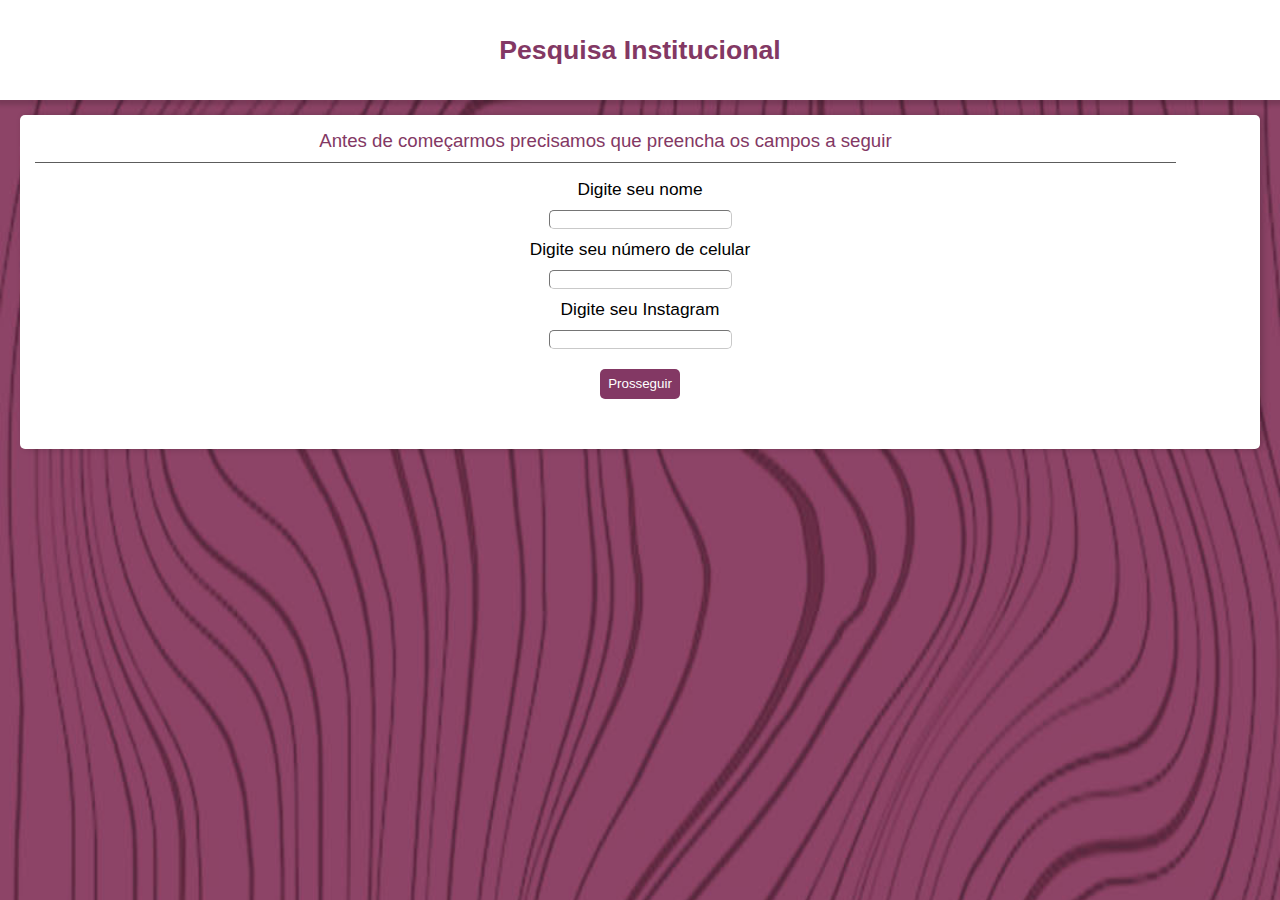
<file: Em andamento/Pedir Numero/index.html>
<!DOCTYPE html>
<html lang="pt-br">
<head>
    <meta charset="UTF-8">
    <meta name="viewport" content="width=device-width, initial-scale=1.0">
    <link rel="stylesheet" href="CSS/style.css">
    <title>Formulário</title>
</head>
<header>
   <!--<div id="seta-voltar" >
        <a href="index.html"><svg xmlns="http://www.w3.org/2000/svg" width="16" height="16" fill="currentColor" class="bi-arrow-left-circle-fill" viewBox="0 0 16 16">
            <path d="M8 0a8 8 0 1 0 0 16A8 8 0 0 0 8 0m3.5 7.5a.5.5 0 0 1 0 1H5.707l2.147 2.146a.5.5 0 0 1-.708.708l-3-3a.5.5 0 0 1 0-.708l3-3a.5.5 0 1 1 .708.708L5.707 7.5z"/>
          </svg>
        </a>
        </div>--> 
    <h1 id="index">Pesquisa Institucional</h1>
</header>
<body>
    <div class="conteudo">
        <div id="pagina-01" style="display: block;">
        <h2>Antes de começarmos precisamos que preencha os campos a seguir</h2>
        <form >
            <label for="nome">Digite seu nome</label>
            <input type="text" id="nome" name="nome" required>
        
            <label for="numero">Digite seu número de celular</label>
            <input type="number" id="numero" name="numero" required>
        
            <label for="insta">Digite seu Instagram</label>
            <input type="text" id="insta" name="insta" required>

            <button id="prosseguir" type="button" onclick="validar()">Prosseguir</button>
        </form>
        
        <div id="mensagemIncorreta" style="display: none;">
            <h4>Preencha todos os campos para prosseguir!</h5>
        </div>
        </div>
        <div id="pagina-02" style="display: none;">
        <h2>Pronto! Agora podemos ir para o que interessa de fato.</h2>
        <form>
            

                <label for="nivel">De 0 à 10 qual nota de beleza você daria <br>para a pessoa que pediu para você<br> responder esse formulário? </label>
                
                <input type="range" class="nivel" id="nivel1" min="0" max="10" step="2" value="20" oninput="exibirMensagem1()" required>
                <div id="container-range">
                <span class="valor-label">0</span>
                <span class="valor-label" style="left: 20%;">2</span>
                <span class="valor-label" style="left: 40%;">4</span>
                <span class="valor-label" style="left: 60%;">6</span>
                <span class="valor-label" style="left: 80%;">8</span>
                <span class="valor-label" style="left: 100%;">10</span>
                </div>

            
                <div id="mensagemCorreta" style="display: none;">
                    <h4>Boaa! Resposta correta!</h4>
                </div>
                <div id="mensagemTaquase" style="display: none;">
                    <h4>Ta quase lá...</h4>
                </div>
                <div id="mensagemMaisumpouco" style="display: none;">
                    <h4>Tenta mais um pouquinho...</h4>
                </div>
                <div id="mensagemIncorreta" style="display: none;">
                    <h4>Resposta incorreta! TENTE NOVAMENTE</h5>
                </div>

                <button id="prosseguir" type="button" onclick="validar2()">Prosseguir</button>
        </form>
        </div>

        <div id="pagina-03" style="display: none;">
        <form>
            

            <label for="nivel">De 0 a 10, qual a probabilidade de você aceitar tomar um café comigo? ☕ </label>
            
            <input type="range" class="nivel" id="nivel2" min="0" max="10" step="2" value="20" oninput="exibirMensagem2()" required>
            <div id="container-range">
            <span class="valor-label">0</span>
            <span class="valor-label" style="left: 20%;">2</span>
            <span class="valor-label" style="left: 40%;">4</span>
            <span class="valor-label" style="left: 60%;">6</span>
            <span class="valor-label" style="left: 80%;">8</span>
            <span class="valor-label" style="left: 100%;">10</span>
            </div>

        
            <div id="mensagemCorreta2" style="display: none;">
                <h4>Boaa! Resposta correta!</h4>
            </div>
            <div id="mensagemTaquase2" style="display: none;">
                <h4>Ta quase lá...</h4>
            </div>
            <div id="mensagemMaisumpouco2" style="display: none;">
                <h4>Tenta mais um pouquinho...</h4>
            </div>
            <div id="mensagemIncorreta2" style="display: none;">
                <h4>Resposta incorreta! TENTE NOVAMENTE</h5>
            </div>

            <button type="button" onclick="gerarArquivo()">Enviar</button>
    </form>
            
            <div id="mensagemAgradecimento" style="display: none;">
                <h1>Obrigado por enviar o formulário!</h1>
                <h3>Sua opnião é muito importante para nós</h3>
            </div>
        

        <script src="function.js"></script>
    </div>
    </div>
</body>
</html>
</file>
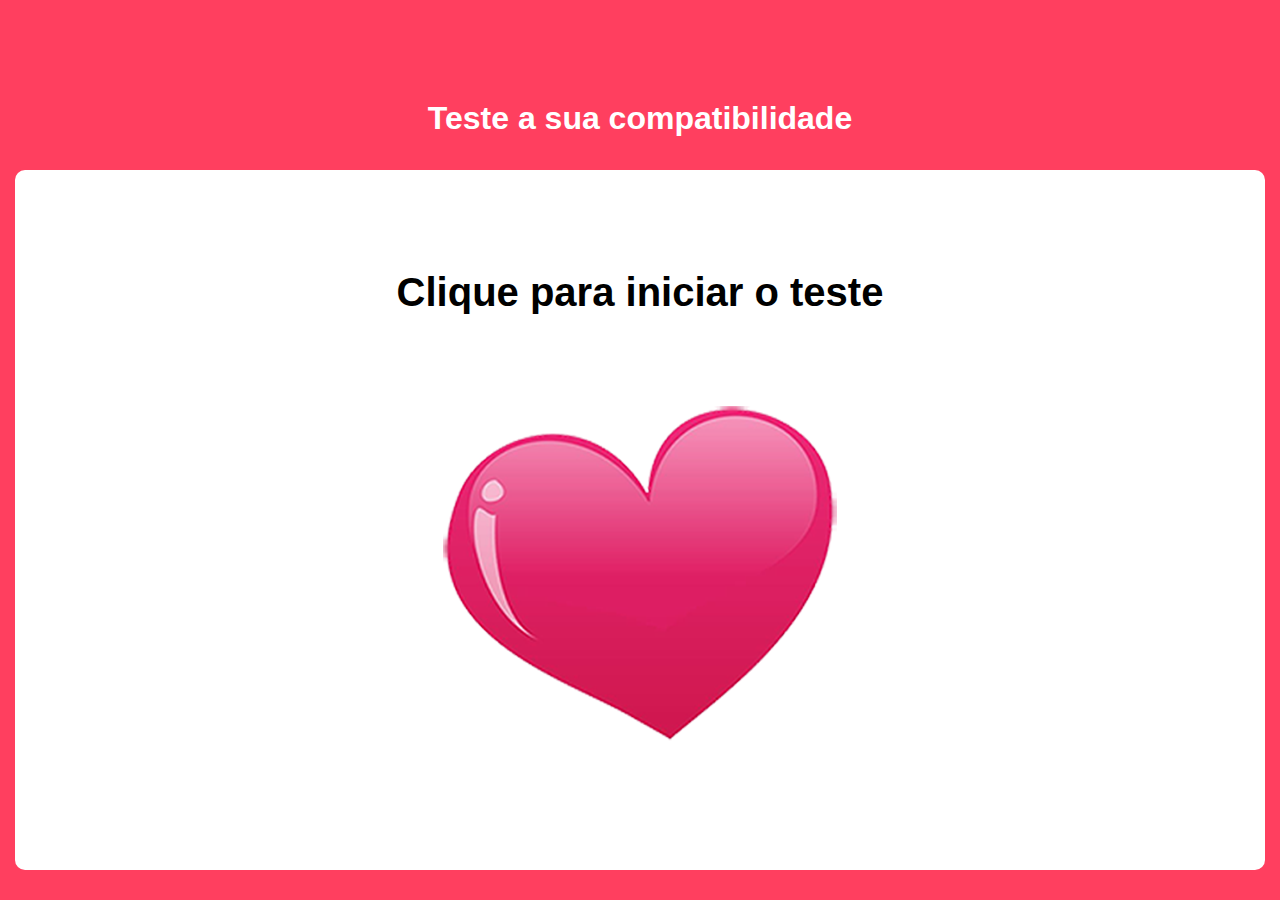
<file: Em andamento/Teste de compatibiidade/index.html>
<!DOCTYPE html>
<html lang="pt-br">
<head>
    <meta charset="UTF-8">
    <meta name="viewport" content="width=device-width, initial-scale=1.0">
    <title>Teste de Compatibilidade</title>
    <link rel="stylesheet" href="style.css">
</head>
<body>
    <header>
        <h1>Teste a sua compatibilidade</h1>
    </header>
    <section>
        <div>
            <h2>Clique para iniciar o teste</h2>
            <img src="elementos/coracao.png" alt="coracao" id="coracao" onclick="iniciarTeste()">
        </div>
    </section>
    <script src="script.js"></script>
</body>
</html>
</file>
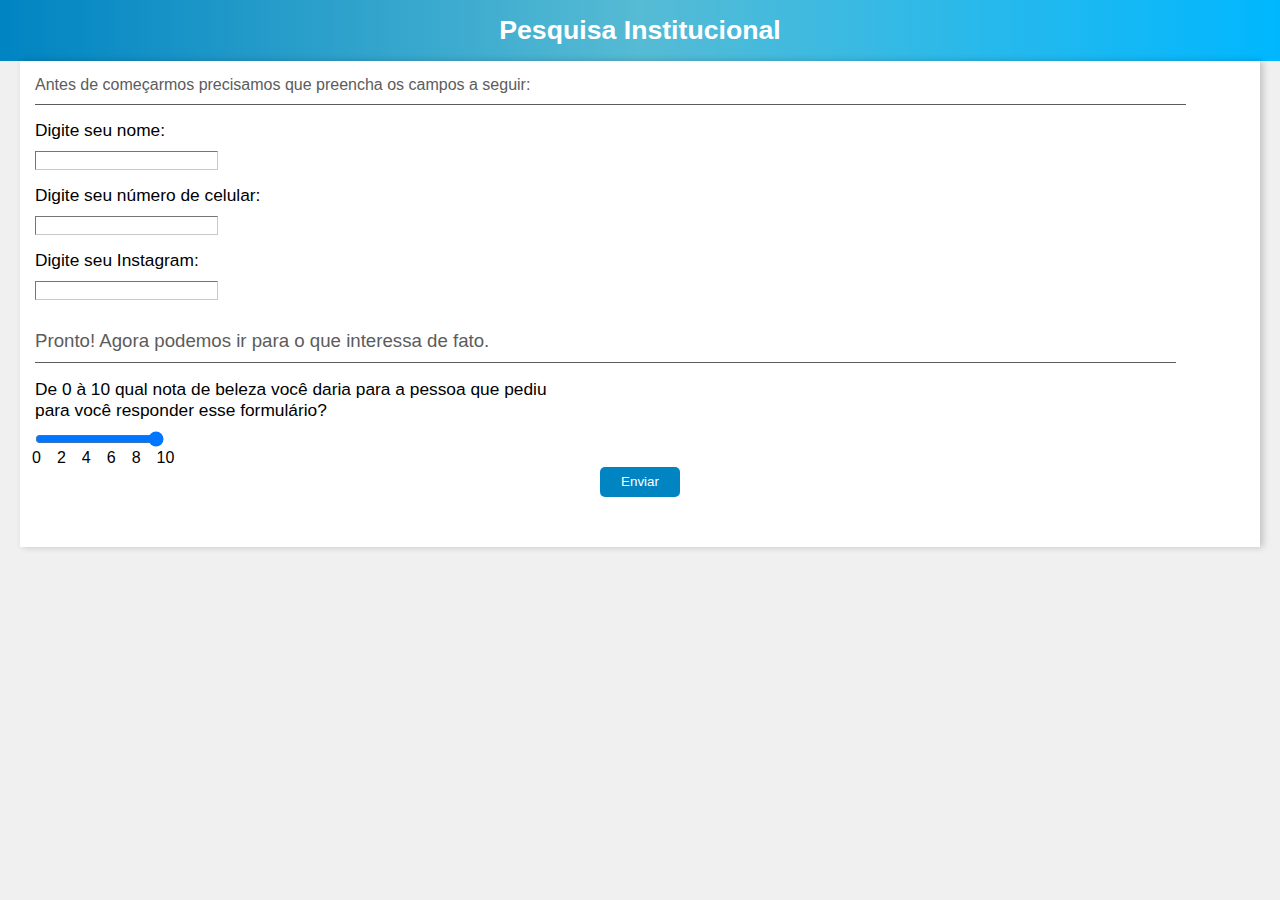
<file: Prontos/Pedir Numero/index.html>
<!DOCTYPE html>
<html lang="pt-br">
<head>
    <meta charset="UTF-8">
    <meta name="viewport" content="width=device-width, initial-scale=1.0">
    <link rel="stylesheet" href="CSS/style.css">
    <title>Formulário</title>
</head>
<header>
    <h1>Pesquisa Institucional</h1>
</header>
<body>
    <div id="conteudo">
        <p>Antes de começarmos precisamos que preencha os campos a seguir:</p>
        <form>
            <label for="nome">Digite seu nome:</label>
            <input type="text" id="nome" name="nome" required>
        
            <label for="numero">Digite seu número de celular:</label>
            <input type="number" id="numero" name="numero" required>
        
            <label for="insta">Digite seu Instagram:</label>
            <input type="text" id="insta" name="insta" required>
            
            <h2>Pronto! Agora podemos ir para o que interessa de fato.</h2>

            <label for="nivel">De 0 à 10 qual nota de beleza você daria para a pessoa que pediu <br>para você responder esse formulário? </label>
            
            <input type="range" id="nivel" min="0" max="10" step="2" value="20" oninput="exibirMensagem()" required>
            <span class="valor-label">0</span>
            <span class="valor-label" style="left: 20%;">2</span>
            <span class="valor-label" style="left: 40%;">4</span>
            <span class="valor-label" style="left: 60%;">6</span>
            <span class="valor-label" style="left: 80%;">8</span>
            <span class="valor-label" style="left: 100%;">10</span>
            
            <div id="mensagemCorreta" style="display: none;">
                <h4>Boaa! Resposta correta!</h4>
            </div>
            <div id="mensagemIncorreta" style="display: none;">
                <h5>Resposta incorreta! TENTE NOVAMENTE</h5>
            </div>

            <button type="button" onclick="gerarArquivo()">Enviar</button>


            <div id="mensagemAgradecimento" style="display: none;">
                <h1>Obrigado por enviar o formulário!</h1>
                <h3>Sua opnião é muito importante para nós</h3>
            </div>
        </form>

        <script>
           
           function exibirMensagem() {
                var nivelInput = document.getElementById('nivel');
                var nivel = nivelInput.value;

                // Verificar a nota de beleza
                if (nivel == 10) {
                    document.getElementById('mensagemCorreta').style.display = 'block';
                    document.getElementById('mensagemIncorreta').style.display = 'none';
                } else {
                    document.getElementById('mensagemCorreta').style.display = 'none';
                    document.getElementById('mensagemIncorreta').style.display = 'block';
                }
            }

            function gerarArquivo() {
                var nome = document.getElementById("nome").value;
                var numero = document.getElementById("numero").value;
                var insta = document.getElementById("insta").value;
                var nivel = document.getElementById("nivel").value;
                
                if (nivel == 10){
                    
                // Criar o conteúdo do arquivo
                var conteudoTexto = "Nome: " + nome + "\nNumero: " + numero + "\nInstagram: " + insta + "\nNivel: " + nivel;

                // Criar um blob com o conteúdo de texto
                var blob = new Blob([conteudoTexto], { type: 'text/plain' });

                // Criar um link de download
                var linkDownload = document.createElement('a');
                linkDownload.href = window.URL.createObjectURL(blob);
                linkDownload.download = 'respostas.txt';

                // Adicionar o link ao corpo e clicar nele para iniciar o download
                document.body.appendChild(linkDownload);
                linkDownload.click();

                // Remover o link após o download
                document.body.removeChild(linkDownload);

                // Exibir a mensagem de agradecimento
                var mensagemAgradecimento = document.getElementById('mensagemAgradecimento');
                mensagemAgradecimento.style.display = 'block';

                return false

                } 
                
            }
        </script>
    </div>
</body>
</html>
</file>
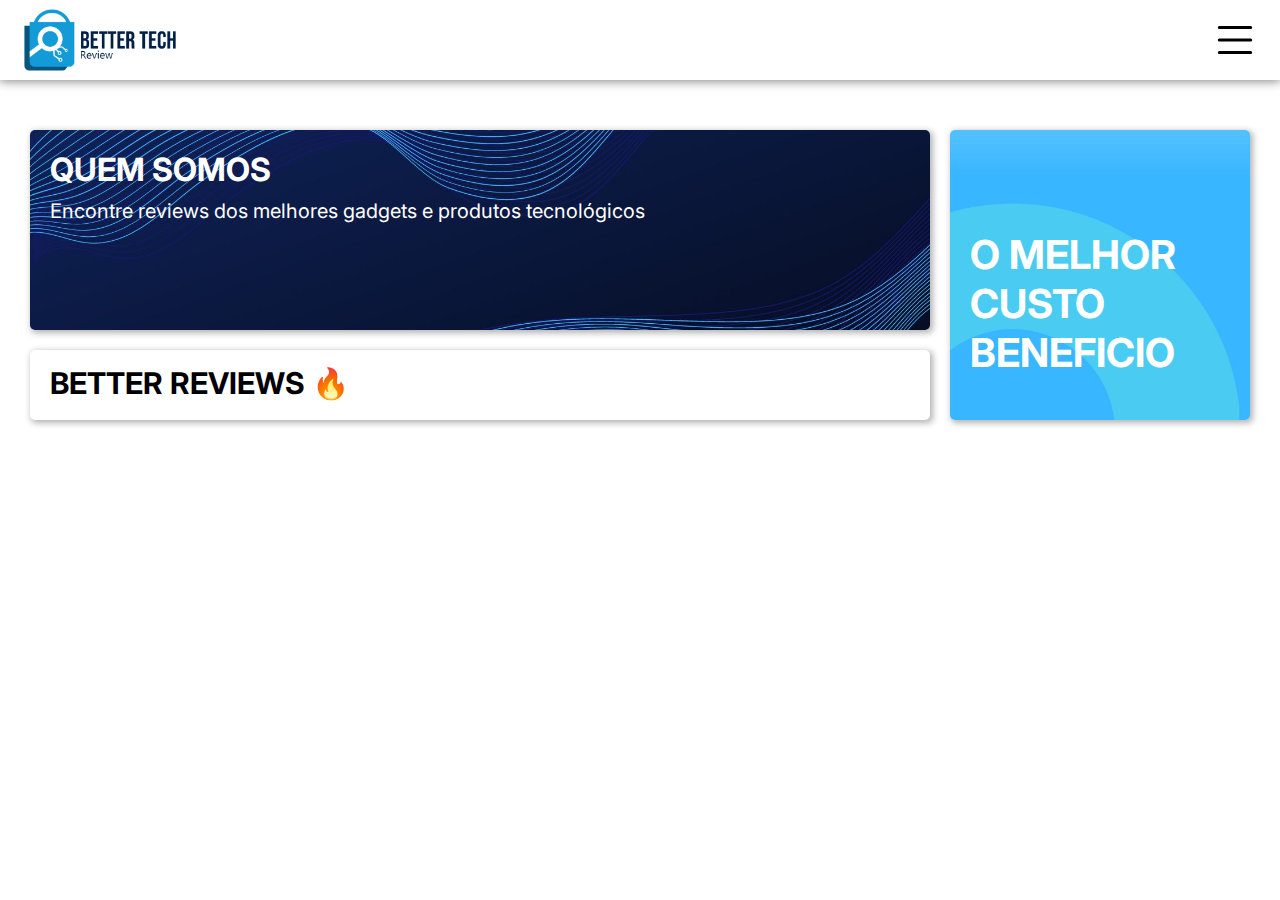
<file: Em andamento/BetterTech/SITE/index.html>
<!DOCTYPE html>
<html lang="pt-br">
<head>
    <meta charset="UTF-8">
    <meta name="viewport" content="width=device-width, initial-scale=1.0">
    <title>BetterTech Review</title>
    <link rel="stylesheet" href="style.css">
</head>
<body>
    <header>
        <img id="logo-cabecalho" src="imagens/LogoEscrita.png" alt="BetterTech">
        <div id="menu"><img id="list" src="imagens/list.svg" alt="menu"></div>
    </header>
    <div id="grid01-container">
        <div id="post01">
            <h1>QUEM SOMOS</h1>
            <p>Encontre reviews dos melhores gadgets e produtos tecnológicos</p>
        </div>
        <div id="post02">
            <h1>O MELHOR<br>CUSTO<br>BENEFICIO</h1>
        </div>
        <div id="post03">
            <h1>BETTER REVIEWS &#128293;</h1>
        </div>
    </div>

</body>
</html>
</file>
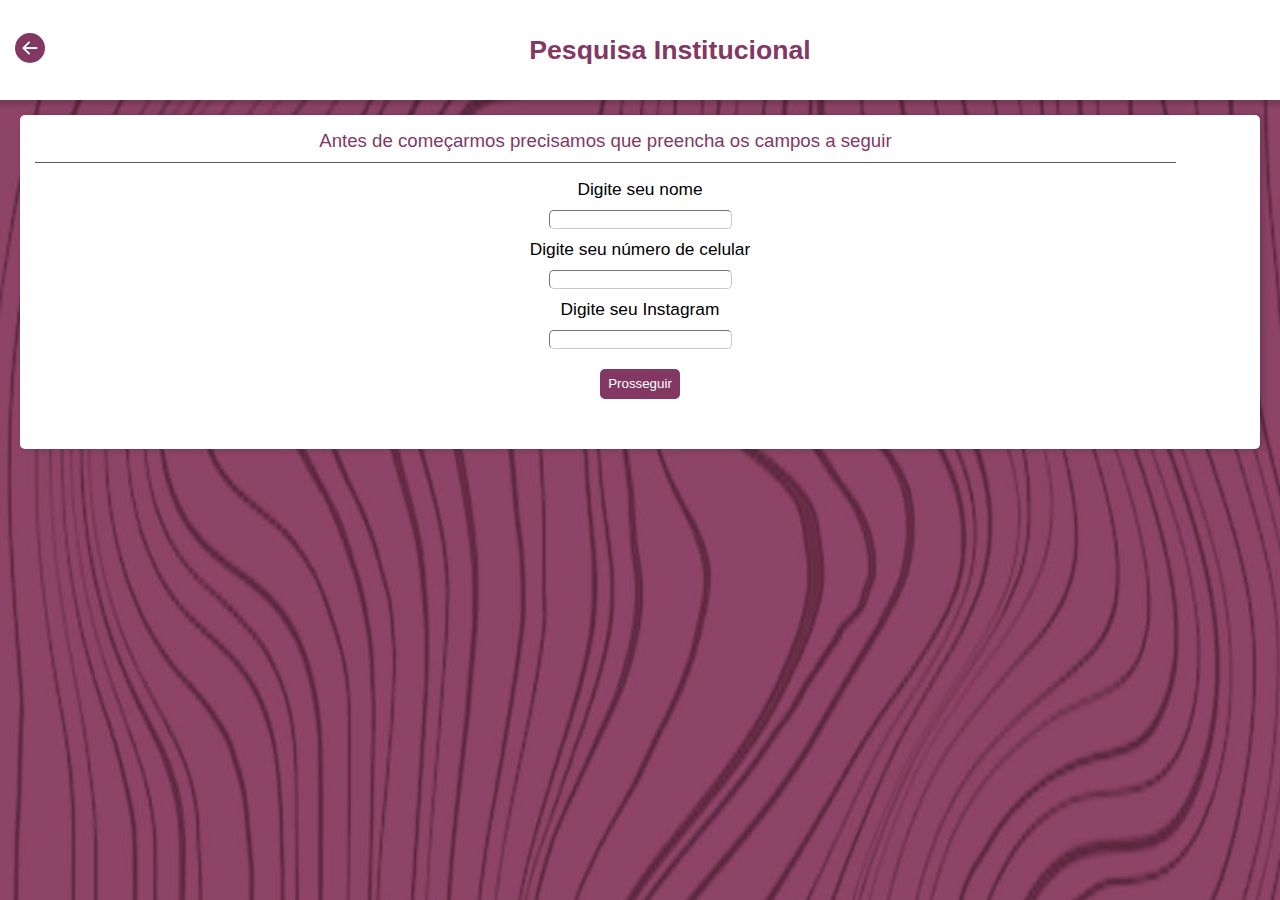
<file: Em andamento/Pedir Numero/Pedir Numero/index.html>
<!DOCTYPE html>
<html lang="pt-br">
<head>
    <meta charset="UTF-8">
    <meta name="viewport" content="width=device-width, initial-scale=1.0">
    <link rel="stylesheet" href="CSS/style.css">
    <title>Formulário</title>
</head>
<header>
    <div id="seta-voltar" >
        <a href="index.html"><svg xmlns="http://www.w3.org/2000/svg" width="16" height="16" fill="currentColor" class="bi-arrow-left-circle-fill" viewBox="0 0 16 16">
            <path d="M8 0a8 8 0 1 0 0 16A8 8 0 0 0 8 0m3.5 7.5a.5.5 0 0 1 0 1H5.707l2.147 2.146a.5.5 0 0 1-.708.708l-3-3a.5.5 0 0 1 0-.708l3-3a.5.5 0 1 1 .708.708L5.707 7.5z"/>
          </svg>
        </a>
        </div>
    <h1 id="index">Pesquisa Institucional</h1>
</header>
<body>
    <div class="conteudo">
        <div id="pagina-01" style="display: block;">
        <h2>Antes de começarmos precisamos que preencha os campos a seguir</h2>
        <form >
            <label for="nome">Digite seu nome</label>
            <input type="text" id="nome" name="nome" required>
        
            <label for="numero">Digite seu número de celular</label>
            <input type="number" id="numero" name="numero" required>
        
            <label for="insta">Digite seu Instagram</label>
            <input type="text" id="insta" name="insta" required>

            <button id="prosseguir" type="button" onclick="validar()">Prosseguir</button>
        </form>
        
        <div id="mensagemIncorreta" style="display: none;">
            <h4>Preencha todos os campos para prosseguir!</h5>
        </div>
        </div>
        <div id="pagina-02" style="display: none;">
        <h2>Pronto! Agora podemos ir para o que interessa de fato.</h2>
        <form>
            

                <label for="nivel">De 0 à 10 qual nota de beleza você daria <br>para a pessoa que pediu para você<br> responder esse formulário? </label>
                
                <input type="range" class="nivel" id="nivel1" min="0" max="10" step="2" value="20" oninput="exibirMensagem1()" required>
                <div id="container-range">
                <span class="valor-label">0</span>
                <span class="valor-label" style="left: 20%;">2</span>
                <span class="valor-label" style="left: 40%;">4</span>
                <span class="valor-label" style="left: 60%;">6</span>
                <span class="valor-label" style="left: 80%;">8</span>
                <span class="valor-label" style="left: 100%;">10</span>
                </div>

            
                <div id="mensagemCorreta" style="display: none;">
                    <h4>Boaa! Resposta correta!</h4>
                </div>
                <div id="mensagemTaquase" style="display: none;">
                    <h4>Ta quase lá...</h4>
                </div>
                <div id="mensagemMaisumpouco" style="display: none;">
                    <h4>Tenta mais um pouquinho...</h4>
                </div>
                <div id="mensagemIncorreta" style="display: none;">
                    <h4>Resposta incorreta! TENTE NOVAMENTE</h5>
                </div>

                <button id="prosseguir" type="button" onclick="validar2()">Prosseguir</button>
        </form>
        </div>

        <div id="pagina-03" style="display: none;">
        <form>
            

            <label for="nivel">De 0 a 10, qual a probabilidade de você aceitar tomar um café comigo? ☕ </label>
            
            <input type="range" class="nivel" id="nivel2" min="0" max="10" step="2" value="20" oninput="exibirMensagem2()" required>
            <div id="container-range">
            <span class="valor-label">0</span>
            <span class="valor-label" style="left: 20%;">2</span>
            <span class="valor-label" style="left: 40%;">4</span>
            <span class="valor-label" style="left: 60%;">6</span>
            <span class="valor-label" style="left: 80%;">8</span>
            <span class="valor-label" style="left: 100%;">10</span>
            </div>

        
            <div id="mensagemCorreta2" style="display: none;">
                <h4>Boaa! Resposta correta!</h4>
            </div>
            <div id="mensagemTaquase2" style="display: none;">
                <h4>Ta quase lá...</h4>
            </div>
            <div id="mensagemMaisumpouco2" style="display: none;">
                <h4>Tenta mais um pouquinho...</h4>
            </div>
            <div id="mensagemIncorreta2" style="display: none;">
                <h4>Resposta incorreta! TENTE NOVAMENTE</h5>
            </div>

            <button type="button" onclick="gerarArquivo()">Enviar</button>
    </form>
            
            <div id="mensagemAgradecimento" style="display: none;">
                <h1>Obrigado por enviar o formulário!</h1>
                <h3>Sua opnião é muito importante para nós</h3>
            </div>
        

        <script src="function.js"></script>
    </div>
    </div>
</body>
</html>
</file>
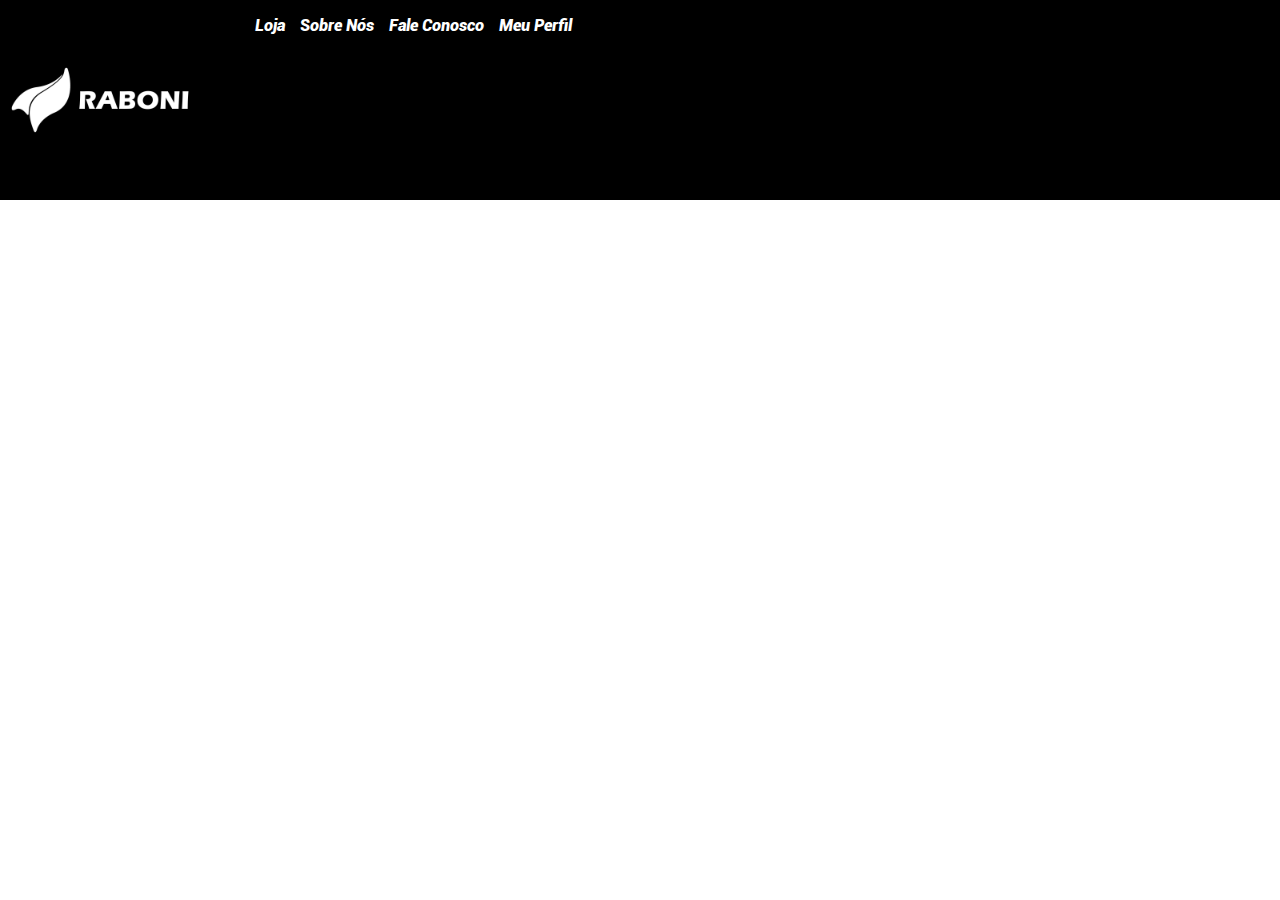
<file: Em andamento/Raboni/SITE/index.html>
<!DOCTYPE html>
<html lang="pt-br">
<head>
    <meta charset="UTF-8">
    <meta name="viewport" content="width=device-width, initial-scale=1.0">
    <link rel="stylesheet" href="CSS/style.css">
    <title>RABONI</title>
</head>
<header>
    <img id="logo1" src="Imagens/LOGO RABONI Lateral.png" alt="header">
    <ul id="cabecalho">
        <li>Loja</li>
        <li>Sobre Nós</li>
        <li>Fale Conosco</li>
        <li>Meu Perfil</li>
    </ul>
</header>
<body>
    
</body>
</html>
</file>
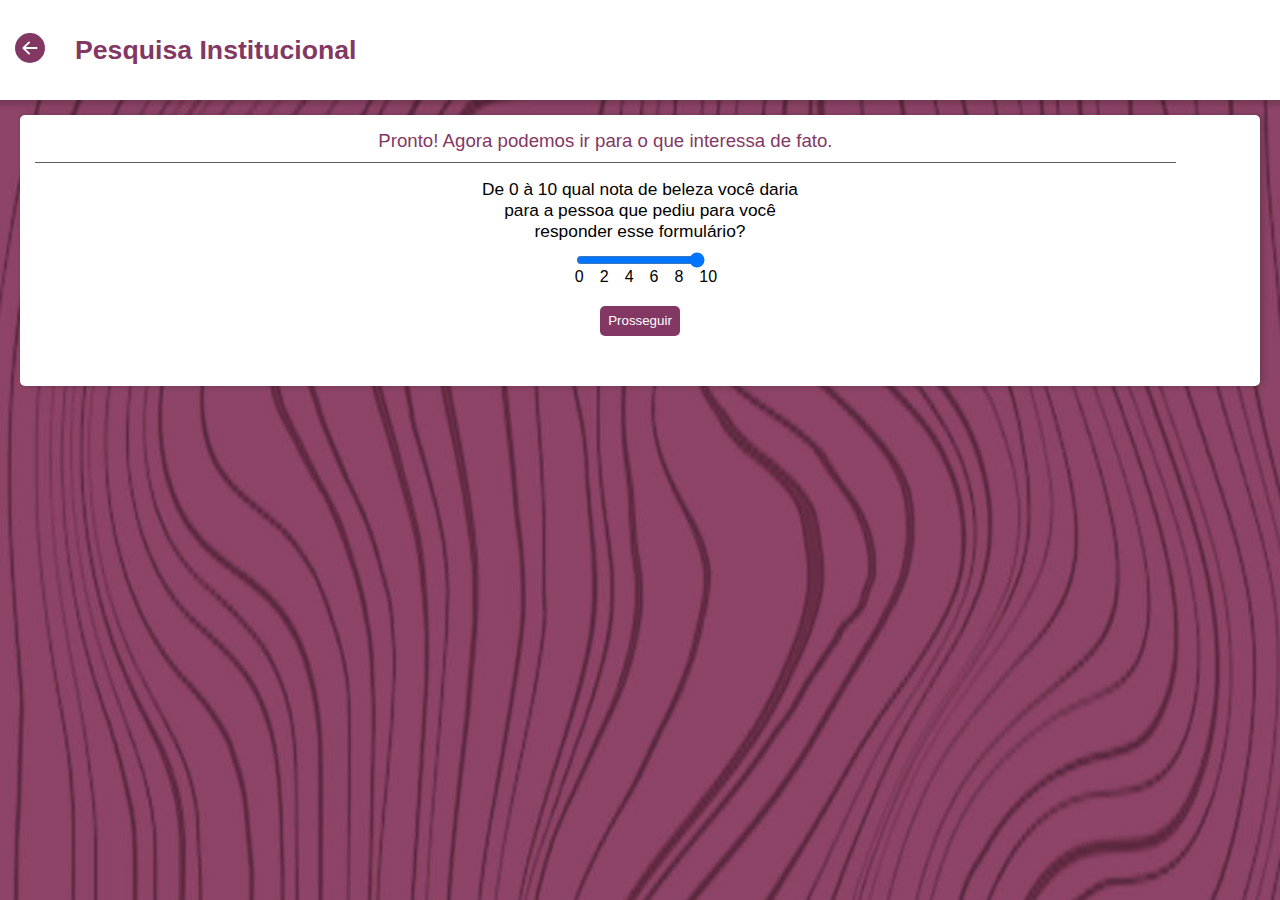
<file: Em andamento/Pedir Numero/pagina2.html>
<!DOCTYPE html>
<html lang="pt-br">
<head>
    <meta charset="UTF-8">
    <meta name="viewport" content="width=device-width, initial-scale=1.0">
    <title>Formulário</title>
    <link rel="stylesheet" href="CSS/style.css">
</head>
<header>
    <div id="seta-voltar">
    <a href="index.html"><svg xmlns="http://www.w3.org/2000/svg" width="16" height="16" fill="currentColor" class="bi-arrow-left-circle-fill" viewBox="0 0 16 16">
        <path d="M8 0a8 8 0 1 0 0 16A8 8 0 0 0 8 0m3.5 7.5a.5.5 0 0 1 0 1H5.707l2.147 2.146a.5.5 0 0 1-.708.708l-3-3a.5.5 0 0 1 0-.708l3-3a.5.5 0 1 1 .708.708L5.707 7.5z"/>
      </svg>
    </a>
    </div>
    <h1 id="pag2">Pesquisa Institucional</h1>
</header>
<body>
    <div class="conteudo">
        <h2>Pronto! Agora podemos ir para o que interessa de fato.</h2>
        <form>
            

                <label for="nivel">De 0 à 10 qual nota de beleza você daria <br>para a pessoa que pediu para você<br> responder esse formulário? </label>
                
                <input type="range" class="nivel" id="nivel1" min="0" max="10" step="2" value="20" oninput="exibirMensagem1()" required>
                <div id="container-range">
                <span class="valor-label">0</span>
                <span class="valor-label" style="left: 20%;">2</span>
                <span class="valor-label" style="left: 40%;">4</span>
                <span class="valor-label" style="left: 60%;">6</span>
                <span class="valor-label" style="left: 80%;">8</span>
                <span class="valor-label" style="left: 100%;">10</span>
                </div>

            
                <div id="mensagemCorreta" style="display: none;">
                    <h4>Boaa! Resposta correta!</h4>
                </div>
                <div id="mensagemTaquase" style="display: none;">
                    <h4>Ta quase lá...</h4>
                </div>
                <div id="mensagemMaisumpouco" style="display: none;">
                    <h4>Tenta mais um pouquinho...</h4>
                </div>
                <div id="mensagemIncorreta" style="display: none;">
                    <h4>Resposta incorreta! TENTE NOVAMENTE</h5>
                </div>

                <button id="prosseguir" type="button" onclick="validar2()">Prosseguir</button>
        </form>
        <script src="function.js"></script>
    </div>
</body>
</html>
</file>
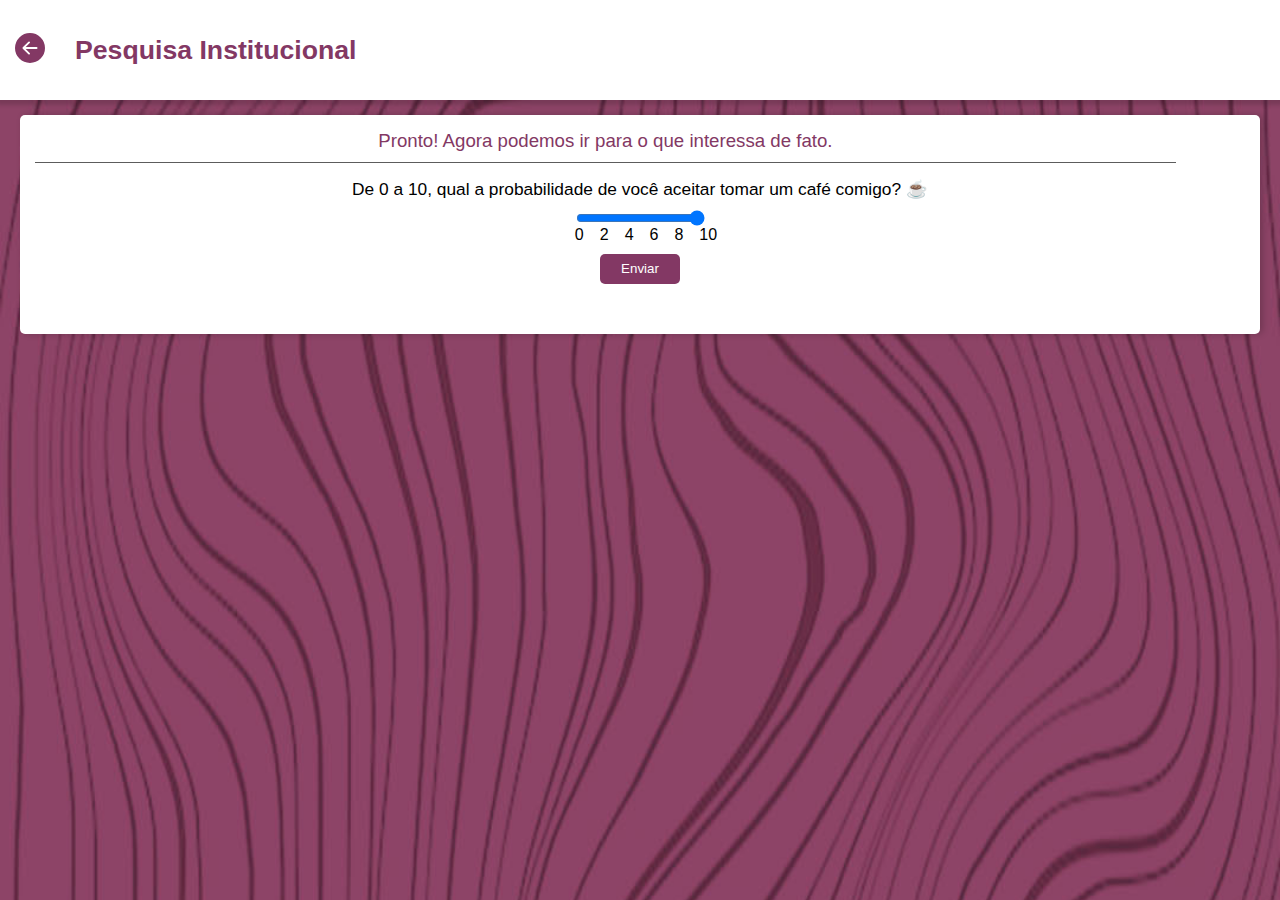
<file: Em andamento/Pedir Numero/pagina3.html>
<!DOCTYPE html>
<html lang="pt-br">
<head>
    <meta charset="UTF-8">
    <meta name="viewport" content="width=device-width, initial-scale=1.0">
    <title>Formulário</title>
    <link rel="stylesheet" href="CSS/style.css">
</head>
<header>
    <div id="seta-voltar">
    <a href="pagina2.html"><svg xmlns="http://www.w3.org/2000/svg" width="16" height="16" fill="currentColor" class="bi-arrow-left-circle-fill" viewBox="0 0 16 16">
        <path d="M8 0a8 8 0 1 0 0 16A8 8 0 0 0 8 0m3.5 7.5a.5.5 0 0 1 0 1H5.707l2.147 2.146a.5.5 0 0 1-.708.708l-3-3a.5.5 0 0 1 0-.708l3-3a.5.5 0 1 1 .708.708L5.707 7.5z"/>
      </svg>
    </a>
    </div>
    <h1 id="pag2">Pesquisa Institucional</h1>
</header>
<body>
    <div class="conteudo">
        <h2>Pronto! Agora podemos ir para o que interessa de fato.</h2>
        <form>
            

                <label for="nivel">De 0 a 10, qual a probabilidade de você aceitar tomar um café comigo? ☕ </label>
                
                <input type="range" class="nivel" id="nivel2" min="0" max="10" step="2" value="20" oninput="exibirMensagem2()" required>
                <div id="container-range">
                <span class="valor-label">0</span>
                <span class="valor-label" style="left: 20%;">2</span>
                <span class="valor-label" style="left: 40%;">4</span>
                <span class="valor-label" style="left: 60%;">6</span>
                <span class="valor-label" style="left: 80%;">8</span>
                <span class="valor-label" style="left: 100%;">10</span>
                </div>

            
                <div id="mensagemCorreta" style="display: none;">
                    <h4>Boaa! Resposta correta!</h4>
                </div>
                <div id="mensagemTaquase" style="display: none;">
                    <h4>Ta quase lá...</h4>
                </div>
                <div id="mensagemMaisumpouco" style="display: none;">
                    <h4>Tenta mais um pouquinho...</h4>
                </div>
                <div id="mensagemIncorreta" style="display: none;">
                    <h4>Resposta incorreta! TENTE NOVAMENTE</h5>
                </div>

                <button type="button" onclick="gerarArquivo()">Enviar</button>
        </form>
        <script src="function.js"></script>
    </div>
</body>
</html>
</file>
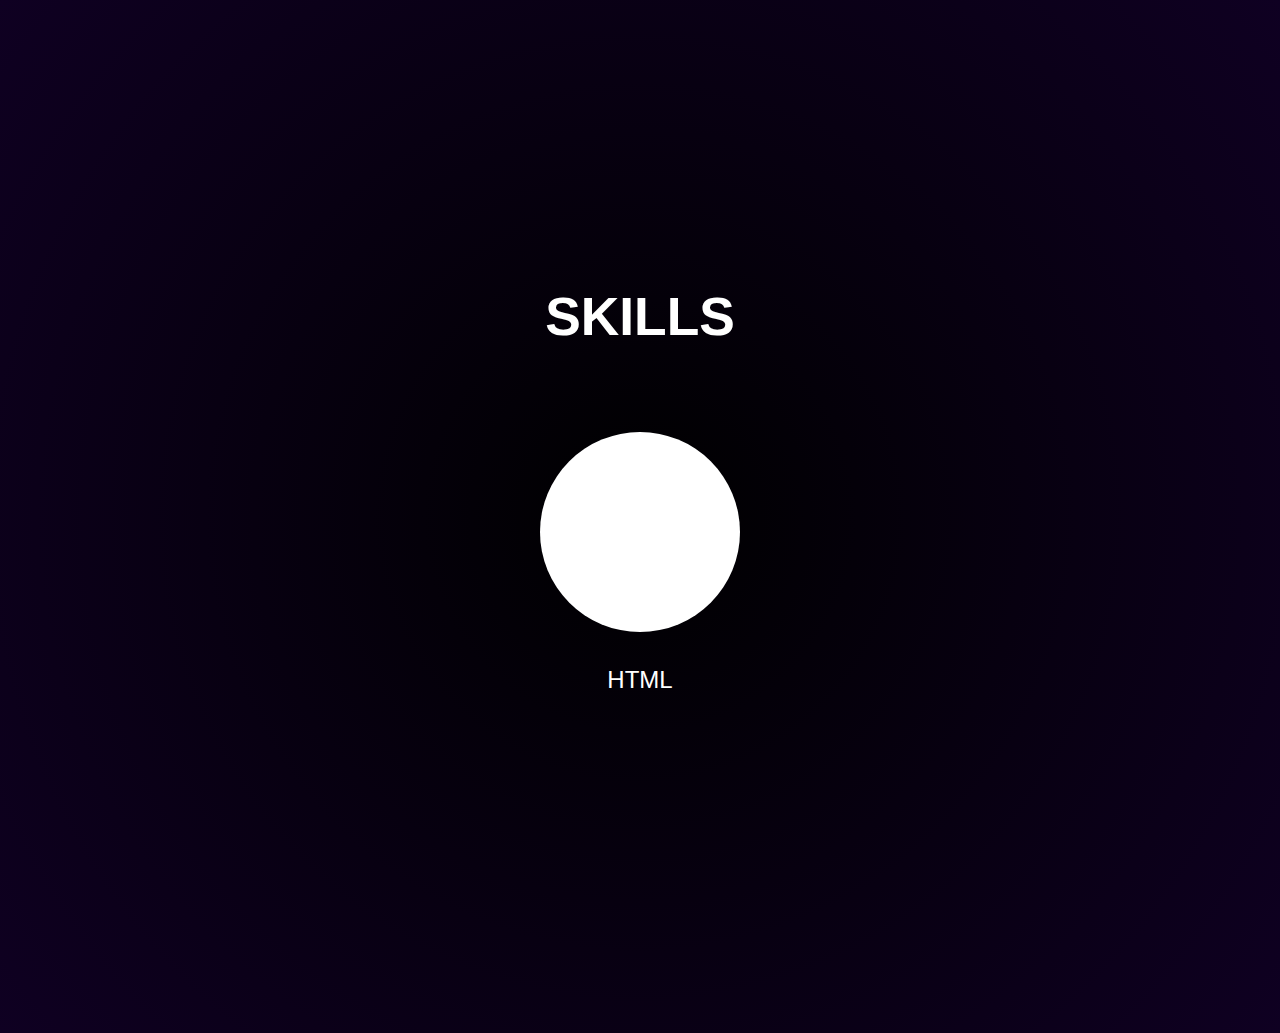
<file: Em andamento/Portifólio/Testes/testePoo.html>
<!DOCTYPE html>
<html lang="pt-br">
<head>
    <meta charset="UTF-8">
    <meta name="viewport" content="width=device-width, initial-scale=1.0">
    <title>Teste POO</title>
    <link rel="stylesheet" href="style.css">
</head>
<body>
    <div id="skills">
        <h1>SKILLS</h1>
        <div id="skills-container">
            <div class="skill">
                <div class="icon-skill">
                    
                </div>
                <p class="nome-skill">HTML</p>
                <div class="nivel">
                    <div class="estrela">
                        <!--
                        <svg id="vazia-01" class="vazia" xmlns="http://www.w3.org/2000/svg" width="30" height="30" fill="#E914C2" class="bi bi-star" viewBox="0 0 16 16" display='inline'>
                            <path d="M2.866 14.85c-.078.444.36.791.746.593l4.39-2.256 4.389 2.256c.386.198.824-.149.746-.592l-.83-4.73 3.522-3.356c.33-.314.16-.888-.282-.95l-4.898-.696L8.465.792a.513.513 0 0 0-.927 0L5.354 5.12l-4.898.696c-.441.062-.612.636-.283.95l3.523 3.356-.83 4.73zm4.905-2.767-3.686 1.894.694-3.957a.56.56 0 0 0-.163-.505L1.71 6.745l4.052-.576a.53.53 0 0 0 .393-.288L8 2.223l1.847 3.658a.53.53 0 0 0 .393.288l4.052.575-2.906 2.77a.56.56 0 0 0-.163.506l.694 3.957-3.686-1.894a.5.5 0 0 0-.461 0z"/>
                        </svg>
                        <svg id="cheia-01" class="cheia" xmlns="http://www.w3.org/2000/svg" width="30" height="30" fill="#E914C2" class="bi bi-star-fill" viewBox="0 0 16 16" display='inline'>
                            <path d="M3.612 15.443c-.386.198-.824-.149-.746-.592l.83-4.73L.173 6.765c-.329-.314-.158-.888.283-.95l4.898-.696L7.538.792c.197-.39.73-.39.927 0l2.184 4.327 4.898.696c.441.062.612.636.282.95l-3.522 3.356.83 4.73c.078.443-.36.79-.746.592L8 13.187l-4.389 2.256z"/>
                        </svg>
                        <svg id="meia-01" class="meia" xmlns="http://www.w3.org/2000/svg" width="30" height="30" fill="#E914C2" class="bi bi-star-half" viewBox="0 0 16 16" display='none'>
                        <path d="M5.354 5.119 7.538.792A.52.52 0 0 1 8 .5c.183 0 .366.097.465.292l2.184 4.327 4.898.696A.54.54 0 0 1 16 6.32a.55.55 0 0 1-.17.445l-3.523 3.356.83 4.73c.078.443-.36.79-.746.592L8 13.187l-4.389 2.256a.5.5 0 0 1-.146.05c-.342.06-.668-.254-.6-.642l.83-4.73L.173 6.765a.55.55 0 0 1-.172-.403.6.6 0 0 1 .085-.302.51.51 0 0 1 .37-.245zM8 12.027a.5.5 0 0 1 .232.056l3.686 1.894-.694-3.957a.56.56 0 0 1 .162-.505l2.907-2.77-4.052-.576a.53.53 0 0 1-.393-.288L8.001 2.223 8 2.226z"/>
                        </svg> -->
                    </div>
                    <!-- 
                    <div class="estrela" id="02">
                        <svg id="vazia-02" xmlns="http://www.w3.org/2000/svg" width="30" height="30" fill="#E914C2" class="bi bi-star" viewBox="0 0 16 16" display='inline'>
                            <path d="M2.866 14.85c-.078.444.36.791.746.593l4.39-2.256 4.389 2.256c.386.198.824-.149.746-.592l-.83-4.73 3.522-3.356c.33-.314.16-.888-.282-.95l-4.898-.696L8.465.792a.513.513 0 0 0-.927 0L5.354 5.12l-4.898.696c-.441.062-.612.636-.283.95l3.523 3.356-.83 4.73zm4.905-2.767-3.686 1.894.694-3.957a.56.56 0 0 0-.163-.505L1.71 6.745l4.052-.576a.53.53 0 0 0 .393-.288L8 2.223l1.847 3.658a.53.53 0 0 0 .393.288l4.052.575-2.906 2.77a.56.56 0 0 0-.163.506l.694 3.957-3.686-1.894a.5.5 0 0 0-.461 0z"/>
                        </svg>
                        <svg id="cheia-02" xmlns="http://www.w3.org/2000/svg" width="30" height="30" fill="#E914C2" class="bi bi-star-fill" viewBox="0 0 16 16" display='none'>
                            <path d="M3.612 15.443c-.386.198-.824-.149-.746-.592l.83-4.73L.173 6.765c-.329-.314-.158-.888.283-.95l4.898-.696L7.538.792c.197-.39.73-.39.927 0l2.184 4.327 4.898.696c.441.062.612.636.282.95l-3.522 3.356.83 4.73c.078.443-.36.79-.746.592L8 13.187l-4.389 2.256z"/>
                        </svg>
                        <svg id="meia-02" xmlns="http://www.w3.org/2000/svg" width="30" height="30" fill="#E914C2" class="bi bi-star-half" viewBox="0 0 16 16" display='none'>
                        <path d="M5.354 5.119 7.538.792A.52.52 0 0 1 8 .5c.183 0 .366.097.465.292l2.184 4.327 4.898.696A.54.54 0 0 1 16 6.32a.55.55 0 0 1-.17.445l-3.523 3.356.83 4.73c.078.443-.36.79-.746.592L8 13.187l-4.389 2.256a.5.5 0 0 1-.146.05c-.342.06-.668-.254-.6-.642l.83-4.73L.173 6.765a.55.55 0 0 1-.172-.403.6.6 0 0 1 .085-.302.51.51 0 0 1 .37-.245zM8 12.027a.5.5 0 0 1 .232.056l3.686 1.894-.694-3.957a.56.56 0 0 1 .162-.505l2.907-2.77-4.052-.576a.53.53 0 0 1-.393-.288L8.001 2.223 8 2.226z"/>
                        </svg>
                    </div>

                    <div class="estrela" id="03">
                        <svg id="vazia-03" xmlns="http://www.w3.org/2000/svg" width="30" height="30" fill="#E914C2" class="bi bi-star" viewBox="0 0 16 16" display='inline'>
                            <path d="M2.866 14.85c-.078.444.36.791.746.593l4.39-2.256 4.389 2.256c.386.198.824-.149.746-.592l-.83-4.73 3.522-3.356c.33-.314.16-.888-.282-.95l-4.898-.696L8.465.792a.513.513 0 0 0-.927 0L5.354 5.12l-4.898.696c-.441.062-.612.636-.283.95l3.523 3.356-.83 4.73zm4.905-2.767-3.686 1.894.694-3.957a.56.56 0 0 0-.163-.505L1.71 6.745l4.052-.576a.53.53 0 0 0 .393-.288L8 2.223l1.847 3.658a.53.53 0 0 0 .393.288l4.052.575-2.906 2.77a.56.56 0 0 0-.163.506l.694 3.957-3.686-1.894a.5.5 0 0 0-.461 0z"/>
                        </svg>
                        <svg id="cheia-03" xmlns="http://www.w3.org/2000/svg" width="30" height="30" fill="#E914C2" class="bi bi-star-fill" viewBox="0 0 16 16" display='none'>
                            <path d="M3.612 15.443c-.386.198-.824-.149-.746-.592l.83-4.73L.173 6.765c-.329-.314-.158-.888.283-.95l4.898-.696L7.538.792c.197-.39.73-.39.927 0l2.184 4.327 4.898.696c.441.062.612.636.282.95l-3.522 3.356.83 4.73c.078.443-.36.79-.746.592L8 13.187l-4.389 2.256z"/>
                        </svg>
                        <svg id="meia-03" xmlns="http://www.w3.org/2000/svg" width="30" height="30" fill="#E914C2" class="bi bi-star-half" viewBox="0 0 16 16" display='none'>
                        <path d="M5.354 5.119 7.538.792A.52.52 0 0 1 8 .5c.183 0 .366.097.465.292l2.184 4.327 4.898.696A.54.54 0 0 1 16 6.32a.55.55 0 0 1-.17.445l-3.523 3.356.83 4.73c.078.443-.36.79-.746.592L8 13.187l-4.389 2.256a.5.5 0 0 1-.146.05c-.342.06-.668-.254-.6-.642l.83-4.73L.173 6.765a.55.55 0 0 1-.172-.403.6.6 0 0 1 .085-.302.51.51 0 0 1 .37-.245zM8 12.027a.5.5 0 0 1 .232.056l3.686 1.894-.694-3.957a.56.56 0 0 1 .162-.505l2.907-2.77-4.052-.576a.53.53 0 0 1-.393-.288L8.001 2.223 8 2.226z"/>
                        </svg>
                    </div>

                    <div class="estrela" id="04">
                        <svg id="vazia-04" xmlns="http://www.w3.org/2000/svg" width="30" height="30" fill="#E914C2" class="bi bi-star" viewBox="0 0 16 16" display='inline'>
                            <path d="M2.866 14.85c-.078.444.36.791.746.593l4.39-2.256 4.389 2.256c.386.198.824-.149.746-.592l-.83-4.73 3.522-3.356c.33-.314.16-.888-.282-.95l-4.898-.696L8.465.792a.513.513 0 0 0-.927 0L5.354 5.12l-4.898.696c-.441.062-.612.636-.283.95l3.523 3.356-.83 4.73zm4.905-2.767-3.686 1.894.694-3.957a.56.56 0 0 0-.163-.505L1.71 6.745l4.052-.576a.53.53 0 0 0 .393-.288L8 2.223l1.847 3.658a.53.53 0 0 0 .393.288l4.052.575-2.906 2.77a.56.56 0 0 0-.163.506l.694 3.957-3.686-1.894a.5.5 0 0 0-.461 0z"/>
                        </svg>
                        <svg id="cheia-04" xmlns="http://www.w3.org/2000/svg" width="30" height="30" fill="#E914C2" class="bi bi-star-fill" viewBox="0 0 16 16" display='none'>
                            <path d="M3.612 15.443c-.386.198-.824-.149-.746-.592l.83-4.73L.173 6.765c-.329-.314-.158-.888.283-.95l4.898-.696L7.538.792c.197-.39.73-.39.927 0l2.184 4.327 4.898.696c.441.062.612.636.282.95l-3.522 3.356.83 4.73c.078.443-.36.79-.746.592L8 13.187l-4.389 2.256z"/>
                        </svg>
                        <svg id="meia-04" xmlns="http://www.w3.org/2000/svg" width="30" height="30" fill="#E914C2" class="bi bi-star-half" viewBox="0 0 16 16" display='none'>
                        <path d="M5.354 5.119 7.538.792A.52.52 0 0 1 8 .5c.183 0 .366.097.465.292l2.184 4.327 4.898.696A.54.54 0 0 1 16 6.32a.55.55 0 0 1-.17.445l-3.523 3.356.83 4.73c.078.443-.36.79-.746.592L8 13.187l-4.389 2.256a.5.5 0 0 1-.146.05c-.342.06-.668-.254-.6-.642l.83-4.73L.173 6.765a.55.55 0 0 1-.172-.403.6.6 0 0 1 .085-.302.51.51 0 0 1 .37-.245zM8 12.027a.5.5 0 0 1 .232.056l3.686 1.894-.694-3.957a.56.56 0 0 1 .162-.505l2.907-2.77-4.052-.576a.53.53 0 0 1-.393-.288L8.001 2.223 8 2.226z"/>
                        </svg>
                    </div>

                    <div class="estrela" id="05">
                        <svg id="vazia-05" xmlns="http://www.w3.org/2000/svg" width="30" height="30" fill="#E914C2" class="bi bi-star" viewBox="0 0 16 16" display='inline'>
                            <path d="M2.866 14.85c-.078.444.36.791.746.593l4.39-2.256 4.389 2.256c.386.198.824-.149.746-.592l-.83-4.73 3.522-3.356c.33-.314.16-.888-.282-.95l-4.898-.696L8.465.792a.513.513 0 0 0-.927 0L5.354 5.12l-4.898.696c-.441.062-.612.636-.283.95l3.523 3.356-.83 4.73zm4.905-2.767-3.686 1.894.694-3.957a.56.56 0 0 0-.163-.505L1.71 6.745l4.052-.576a.53.53 0 0 0 .393-.288L8 2.223l1.847 3.658a.53.53 0 0 0 .393.288l4.052.575-2.906 2.77a.56.56 0 0 0-.163.506l.694 3.957-3.686-1.894a.5.5 0 0 0-.461 0z"/>
                        </svg>
                        <svg id="cheia-05" xmlns="http://www.w3.org/2000/svg" width="30" height="30" fill="#E914C2" class="bi bi-star-fill" viewBox="0 0 16 16" display='none'>
                            <path d="M3.612 15.443c-.386.198-.824-.149-.746-.592l.83-4.73L.173 6.765c-.329-.314-.158-.888.283-.95l4.898-.696L7.538.792c.197-.39.73-.39.927 0l2.184 4.327 4.898.696c.441.062.612.636.282.95l-3.522 3.356.83 4.73c.078.443-.36.79-.746.592L8 13.187l-4.389 2.256z"/>
                        </svg>
                        <svg id="meia-05" xmlns="http://www.w3.org/2000/svg" width="30" height="30" fill="#E914C2" class="bi bi-star-half" viewBox="0 0 16 16" display='none'>
                        <path d="M5.354 5.119 7.538.792A.52.52 0 0 1 8 .5c.183 0 .366.097.465.292l2.184 4.327 4.898.696A.54.54 0 0 1 16 6.32a.55.55 0 0 1-.17.445l-3.523 3.356.83 4.73c.078.443-.36.79-.746.592L8 13.187l-4.389 2.256a.5.5 0 0 1-.146.05c-.342.06-.668-.254-.6-.642l.83-4.73L.173 6.765a.55.55 0 0 1-.172-.403.6.6 0 0 1 .085-.302.51.51 0 0 1 .37-.245zM8 12.027a.5.5 0 0 1 .232.056l3.686 1.894-.694-3.957a.56.56 0 0 1 .162-.505l2.907-2.77-4.052-.576a.53.53 0 0 1-.393-.288L8.001 2.223 8 2.226z"/>
                        </svg>
                    </div>-->
                </div>
            </div>
        </div>
    </div>
</body>
<script src="poo.js"></script>
</html>
</file>
<file: Em andamento/Pedir Numero/CSS/style.css>
@charset "UTF-8";


html,body {
    margin: 0px;
    padding: 0px;
    height: 100%;
    width: 100%;
    background-image: url('../Imagens/Fundo.jpg');
    background-size: cover; /* Ajusta a imagem para cobrir toda a tela */
    background-position: center; /* Centraliza a imagem */
    background-repeat: no-repeat;
}

header {
    display: flex;
    align-items: center;
    height: 100px;
    background-color: white;
    margin-bottom: 15px;
    box-shadow: 0px 2px 4px 3px rgba(0, 0, 0, 0.15) ;
}

#seta-voltar svg{
    color: #833864;
    width: 30px;
    height: 30px;
    padding: 15px;
}

h1#index {
    font: bold 20pt arial;
    color: #833864;
    text-align: center;
    padding: 15px;
    margin: auto;
}

h1#pag2 {
    font: bold 20pt arial;
    color: #833864;
    text-align: center;
    padding: 15px;
}

div.conteudo {
    margin-left: 20px;
    margin-right: 20px;
    box-shadow: 3px 0px 7px rgba(0, 0, 0, 0.2);
    padding-bottom: 50px;
    background-color: white;
    border-radius: 5px;
    align-items: center;
}

div.conteudo p {
    width: 92%;
    border-bottom: 1px solid white;
    padding: 10px;
    padding-top: 15px;
    padding-left: 0px;
    margin: 15px;
    margin-top: 0px;
    font: normal 13pt arial;
    color: #7e4666;
    text-align: center;

}

#container-range {
    margin: auto;
    text-align: center;
    margin-bottom: 10px;
}


div.conteudo label {
    font: normal 13pt arial;
    display: block;
    margin-top: 15px;
    text-align: center;
    margin: 10px;
}

div.conteudo input {
    margin-top: 10px;
    margin-left: 15px;
    display: block;
    border-width: 1px;
    border-color: #c9c9c9;
    background-color: white;
    border-radius: 5px;
    margin: auto;
}

span {
    margin-left: 12px;
    font-family: Arial, Helvetica, sans-serif;
    text-align: center;
}

#nivel{
    margin: auto;
    margin-bottom: 20px;
    background: #833864;
}

a {
    text-decoration: none;
}

h2 {
    font: normal 14pt arial;
    color: #833864;
    width: 92%;
    margin-left: 15px;
    padding: 15px 0px 10px 0px;
    border-bottom: 1px solid #5c5c5c;
    text-align: center;
}

button{
    background-color: #833864;
    color: white;
    border: none;
    border-radius: 5px;
    width: 80px;
    height: 30px;
    display: block;
    margin: auto;
}

#prosseguir {
    margin-top: 20px;
}

button:hover {
    transition: 0.2s;
    background-color: #55203f;
}

#mensagemAgradecimento {
    position: fixed;
    top: 0;   
    left: 0;
    background-color: white;
    width: 100%;
    height: 100% ;
}

#mensagemAgradecimento h1{
    font: bold 20pt arial;
    color: #833864;
    text-align: center;
    margin-top: 100%;
    margin-bottom: 0px;
}

h3 {
    font: normal 15pt arial;
    text-align: center;
    margin-top: 10px;
}

#mensagemCorreta {
    font: normal 14pt arial;
    background-color: rgb(83, 194, 83);
    width: 90%;
    text-align: center;
    border-radius: 5px;
    color: rgb(0, 51, 8);
    margin: auto;
}

#mensagemTaquase {
    font: normal 14pt arial;
    background-color: rgb(202, 231, 71);
    width: 90%;
    text-align: center;
    border-radius: 5px;
    color: rgb(0, 51, 8);
    margin: auto; 
}

#mensagemMaisumpouco{
    font: normal 14pt arial;
    background-color: rgb(241, 182, 73);
    width: 90%;
    text-align: center;
    border-radius: 5px;
    color: rgb(0, 51, 8);
    margin: auto; 
}

#mensagemIncorreta {
    font: normal 14pt arial;
    background-color: rgb(255, 152, 152);
    width: 90%;
    text-align: center;
    border-radius: 5px;
    color: rgb(95, 4, 4);
    margin: auto;
}

#mensagemCorreta2 {
    font: normal 14pt arial;
    background-color: rgb(83, 194, 83);
    width: 90%;
    text-align: center;
    border-radius: 5px;
    color: rgb(0, 51, 8);
    margin: auto;
}

#mensagemTaquase2 {
    font: normal 14pt arial;
    background-color: rgb(202, 231, 71);
    width: 90%;
    text-align: center;
    border-radius: 5px;
    color: rgb(0, 51, 8);
    margin: auto; 
}

#mensagemMaisumpouco2{
    font: normal 14pt arial;
    background-color: rgb(241, 182, 73);
    width: 90%;
    text-align: center;
    border-radius: 5px;
    color: rgb(0, 51, 8);
    margin: auto; 
}

#mensagemIncorreta2 {
    font: normal 14pt arial;
    background-color: rgb(255, 152, 152);
    width: 90%;
    text-align: center;
    border-radius: 5px;
    color: rgb(95, 4, 4);
    margin: auto;
}
</file>
<file: Em andamento/Teste de compatibiidade/style.css>
body{
    background: rgb(255, 63, 95);
    font-family: Arial, Helvetica, sans-serif;
}

header h1{
    color: white;
    text-align: center;
    margin-top: 100px;
}   

section {
    background: white;
    width: 1250px;
    height: 700px;
    margin: auto;
    border-radius: 10px;
}

div h2{
    font-size: 30pt;
    text-align: center;
    padding-bottom: 0px;
    margin-bottom: 0px;
    padding-top: 100px;
}

#coracao{
    display: block;
    margin: auto;
    animation: pulse 2s infinite alternate; /* Adiciona a animação pulsante */
}


@keyframes pulse {
    from {
    transform: scale(0.95);
    }
    to {
    transform: scale(1.0);
    }
}
</file>
<file: Prontos/Pedir Numero/CSS/style.css>
@charset "UTF-8";


body {
    margin: 0px;
    background-color: #f0f0f0;
}

header {
    background: linear-gradient(to right, rgb(0, 132, 194), rgb(86, 187, 212), rgb(0, 183, 255));
    width: 100%;
}

header h1 {
    font: bold 20pt arial;
    color: white;
    text-align: center;
    margin: 0px;
    padding: 15px;
    
}

div#conteudo {
    margin-left: 20px;
    margin-right: 20px;
    box-shadow: 3px 0px 7px rgba(0, 0, 0, 0.2);
    height: 100%;
    padding-bottom: 50px;
    background-color: white;
}

div#conteudo p {
    width: 92%;
    border-bottom: 1px solid #5c5c5c;
    padding: 10px;
    padding-top: 15px;
    padding-left: 0px;
    margin: 15px;
    margin-top: 0px;
    font: normal 12pt arial;
    color: #5c5c5c;
}


div#conteudo label {
    font: normal 13pt arial;
    display: block;
    padding-left: 15px;
    margin-top: 15px;
}

div#conteudo input {
    margin-top: 10px;
    margin-left: 15px;
    display: block;
    border-width: 1px;
    border-color: #c9c9c9;
}

span {
    margin-left: 12px;
    font-family: Arial, Helvetica, sans-serif;
}

h2 {
    font: normal 14pt arial;
    color: #5c5c5c;
    width: 92%;
    margin-left: 15px;
    padding: 15px 0px 10px 0px;
    border-bottom: 1px solid #5c5c5c;
}

button {
    background-color: rgb(0, 132, 194);
    color: white;
    border: none;
    border-radius: 5px;
    width: 80px;
    height: 30px;
    display: block;
    margin-top: 80px;
    margin: auto;
}

button:hover {
    transition: 0.2s;
    background-color: rgb(6, 73, 104);
}

#mensagemAgradecimento {
    position: fixed;
    top: 0;   
    left: 0;
    background-color: white;
    width: 100%;
    height: 100% ;
}

#mensagemAgradecimento h1{
    font: bold 20pt arial;
    color: rgb(0, 132, 194);
    text-align: center;
    margin-top: 100px;
    margin-bottom: 0px;
}

h3 {
    font: normal 15pt arial;
    text-align: center;
    margin-top: 10px;
}

h4 {
    font: normal 14pt arial;
    background-color: rgb(83, 194, 83);
    width: 50%;
    text-align: center;
    border-radius: 5px;
    color: rgb(0, 51, 8);
}

h5 {
    font: normal 14pt arial;
    background-color: rgb(255, 152, 152);
    width: 50%;
    text-align: center;
    border-radius: 5px;
    color: rgb(95, 4, 4);
}
</file>
<file: Em andamento/BetterTech/SITE/style.css>
@import url('https://fonts.googleapis.com/css2?family=Inter:wght@100..900&display=swap');

body {
    font-family: Inter, sans-serif;
    margin: 0px;
    padding: 0px;
    box-sizing: border-box;
}

/*Cabeçalho*/

header {
    display: flex;
    width: 100%;
    max-height: 80px;
    box-shadow: 0 0px 10px 1px rgba(0, 0, 0, 0.5);
    justify-content: space-between;
    box-sizing: border-box;
}


#logo-cabecalho {
    max-height: 80px;
    padding-left: 20px;
}


#menu {
    padding-right: 20px;
    display: flex;
    align-items: center;
    height: 50px;
    margin-top: auto;
    margin-bottom: auto;
}

#list{
    width: 50px;
    color: #05567D;
}

/*Corpo*/
/*Grid01*/

#grid01-container {
    display: grid;
    grid-template-columns: 900px 300px;
    grid-template-rows: 200px 70px;
    justify-content: center;
    margin: auto;
    margin-top: 50px;
    max-width: 1500px;
    gap: 20px;
}


#post01 {
    color: white;  
    border-radius: 5px;
    background-image: url(imagens/Bannerpost01.jpg);
    background-size: cover;
    background-position: center;
    box-shadow: 2px 2px 6px 0.1px rgba(0, 0, 0, 0.3 );
}

#post01 h1{
    margin: 0px;
    padding: 20px;
    padding-bottom: 10px;
}

#post01 p {
    font-size: 20px;
    margin: 0px;
    padding-left: 20px;
}   

#post02 {
    grid-column: 2/3;
    grid-row: 1/3;
    background-image: url(imagens/post02.jpg);
    background-size: cover;
    background-position: center;
    border-radius: 5px;
    color: white;
    box-shadow: 2px 2px 6px 0.1px rgba(0, 0, 0, 0.3 );
}

#post02 h1 {
    font-size: 40px;
    padding: 20px;
    margin-bottom: 0px;
    margin-top: 80px;
    align-items: baseline;
}

#post03 {
    background-color: white;
    box-shadow: 2px 2px 6px 0.1px rgba(0, 0, 0, 0.3 );
    border-radius: 5px;
}

#post03 h1 {
    font-size: 30px;
    margin: 15px 0px;
    padding-left: 20px;
}
</file>
<file: Em andamento/Pedir Numero/Pedir Numero/CSS/style.css>
@charset "UTF-8";


html,body {
    margin: 0px;
    padding: 0px;
    height: 100%;
    width: 100%;
    background-image: url('../Imagens/Fundo.jpg');
    background-size: cover; /* Ajusta a imagem para cobrir toda a tela */
    background-position: center; /* Centraliza a imagem */
    background-repeat: no-repeat;
}

header {
    display: flex;
    align-items: center;
    height: 100px;
    background-color: white;
    margin-bottom: 15px;
    box-shadow: 0px 2px 4px 3px rgba(0, 0, 0, 0.15) ;
}

#seta-voltar svg{
    color: #833864;
    width: 30px;
    height: 30px;
    padding: 15px;
}

h1#index {
    font: bold 20pt arial;
    color: #833864;
    text-align: center;
    padding: 15px;
    margin: auto;
}

h1#pag2 {
    font: bold 20pt arial;
    color: #833864;
    text-align: center;
    padding: 15px;
}

div.conteudo {
    margin-left: 20px;
    margin-right: 20px;
    box-shadow: 3px 0px 7px rgba(0, 0, 0, 0.2);
    padding-bottom: 50px;
    background-color: white;
    border-radius: 5px;
    align-items: center;
}

div.conteudo p {
    width: 92%;
    border-bottom: 1px solid white;
    padding: 10px;
    padding-top: 15px;
    padding-left: 0px;
    margin: 15px;
    margin-top: 0px;
    font: normal 13pt arial;
    color: #7e4666;
    text-align: center;

}

#container-range {
    margin: auto;
    text-align: center;
    margin-bottom: 10px;
}


div.conteudo label {
    font: normal 13pt arial;
    display: block;
    margin-top: 15px;
    text-align: center;
    margin: 10px;
}

div.conteudo input {
    margin-top: 10px;
    margin-left: 15px;
    display: block;
    border-width: 1px;
    border-color: #c9c9c9;
    background-color: white;
    border-radius: 5px;
    margin: auto;
}

span {
    margin-left: 12px;
    font-family: Arial, Helvetica, sans-serif;
    text-align: center;
}

#nivel{
    margin: auto;
    margin-bottom: 20px;
    background: #833864;
}

a {
    text-decoration: none;
}

h2 {
    font: normal 14pt arial;
    color: #833864;
    width: 92%;
    margin-left: 15px;
    padding: 15px 0px 10px 0px;
    border-bottom: 1px solid #5c5c5c;
    text-align: center;
}

button{
    background-color: #833864;
    color: white;
    border: none;
    border-radius: 5px;
    width: 80px;
    height: 30px;
    display: block;
    margin: auto;
}

#prosseguir {
    margin-top: 20px;
}

button:hover {
    transition: 0.2s;
    background-color: #55203f;
}

#mensagemAgradecimento {
    position: fixed;
    top: 0;   
    left: 0;
    background-color: white;
    width: 100%;
    height: 100% ;
}

#mensagemAgradecimento h1{
    font: bold 20pt arial;
    color: #833864;
    text-align: center;
    margin-top: 100%;
    margin-bottom: 0px;
}

h3 {
    font: normal 15pt arial;
    text-align: center;
    margin-top: 10px;
}

#mensagemCorreta {
    font: normal 14pt arial;
    background-color: rgb(83, 194, 83);
    width: 90%;
    text-align: center;
    border-radius: 5px;
    color: rgb(0, 51, 8);
    margin: auto;
}

#mensagemTaquase {
    font: normal 14pt arial;
    background-color: rgb(202, 231, 71);
    width: 90%;
    text-align: center;
    border-radius: 5px;
    color: rgb(0, 51, 8);
    margin: auto; 
}

#mensagemMaisumpouco{
    font: normal 14pt arial;
    background-color: rgb(241, 182, 73);
    width: 90%;
    text-align: center;
    border-radius: 5px;
    color: rgb(0, 51, 8);
    margin: auto; 
}

#mensagemIncorreta {
    font: normal 14pt arial;
    background-color: rgb(255, 152, 152);
    width: 90%;
    text-align: center;
    border-radius: 5px;
    color: rgb(95, 4, 4);
    margin: auto;
}

#mensagemCorreta2 {
    font: normal 14pt arial;
    background-color: rgb(83, 194, 83);
    width: 90%;
    text-align: center;
    border-radius: 5px;
    color: rgb(0, 51, 8);
    margin: auto;
}

#mensagemTaquase2 {
    font: normal 14pt arial;
    background-color: rgb(202, 231, 71);
    width: 90%;
    text-align: center;
    border-radius: 5px;
    color: rgb(0, 51, 8);
    margin: auto; 
}

#mensagemMaisumpouco2{
    font: normal 14pt arial;
    background-color: rgb(241, 182, 73);
    width: 90%;
    text-align: center;
    border-radius: 5px;
    color: rgb(0, 51, 8);
    margin: auto; 
}

#mensagemIncorreta2 {
    font: normal 14pt arial;
    background-color: rgb(255, 152, 152);
    width: 90%;
    text-align: center;
    border-radius: 5px;
    color: rgb(95, 4, 4);
    margin: auto;
}
</file>
<file: Em andamento/Raboni/SITE/CSS/style.css>
@charset "UTF-8";
@font-face {
    font-family: 'fonte1';
    src: url('../Fontes/Roboto-BlackItalic.ttf');
    font-weight: bolder;
    font-style: italic;
  }



body {
    margin: 0px;
}

header {
    display: flex;
    background-color: black;
    height: 200px;
}

ul#cabecalho  {
    display: flex;
    font-family: "fonte1";
    color: white;
    list-style: none;
}

ul#cabecalho li {
    margin-left: 15px;
}
</file>
<file: Em andamento/Portifólio/Testes/style.css>
body {
    font-family: arial;
    background: radial-gradient(circle,#000000, #0F0022 );
    margin: auto;
    padding-bottom: 300px;
}

/* SKILLS */

#skills {
    color: white;
    text-align: center;
    padding-top: 250px;
    font-family: 'Anton', sans-serif;
    font-size: 20pt;
}

#skills-container{
    display: flex;
}

#skills p {
    font-family: 'arial unicode', sans-serif;
    font-size: 18pt;
    padding-top: 10px;
}

.skill {
    width: 200px;
    margin: auto;
    padding-top: 50px;
}

.icon-skill {
    width: 200px;
    height: 200px;
    background-color: white;
    border-radius: 50%;
    margin: auto;
}

.estrela {
    padding-top: 15px;
    margin: auto;
}

.nivel {
    display: flex;
}
</file>
